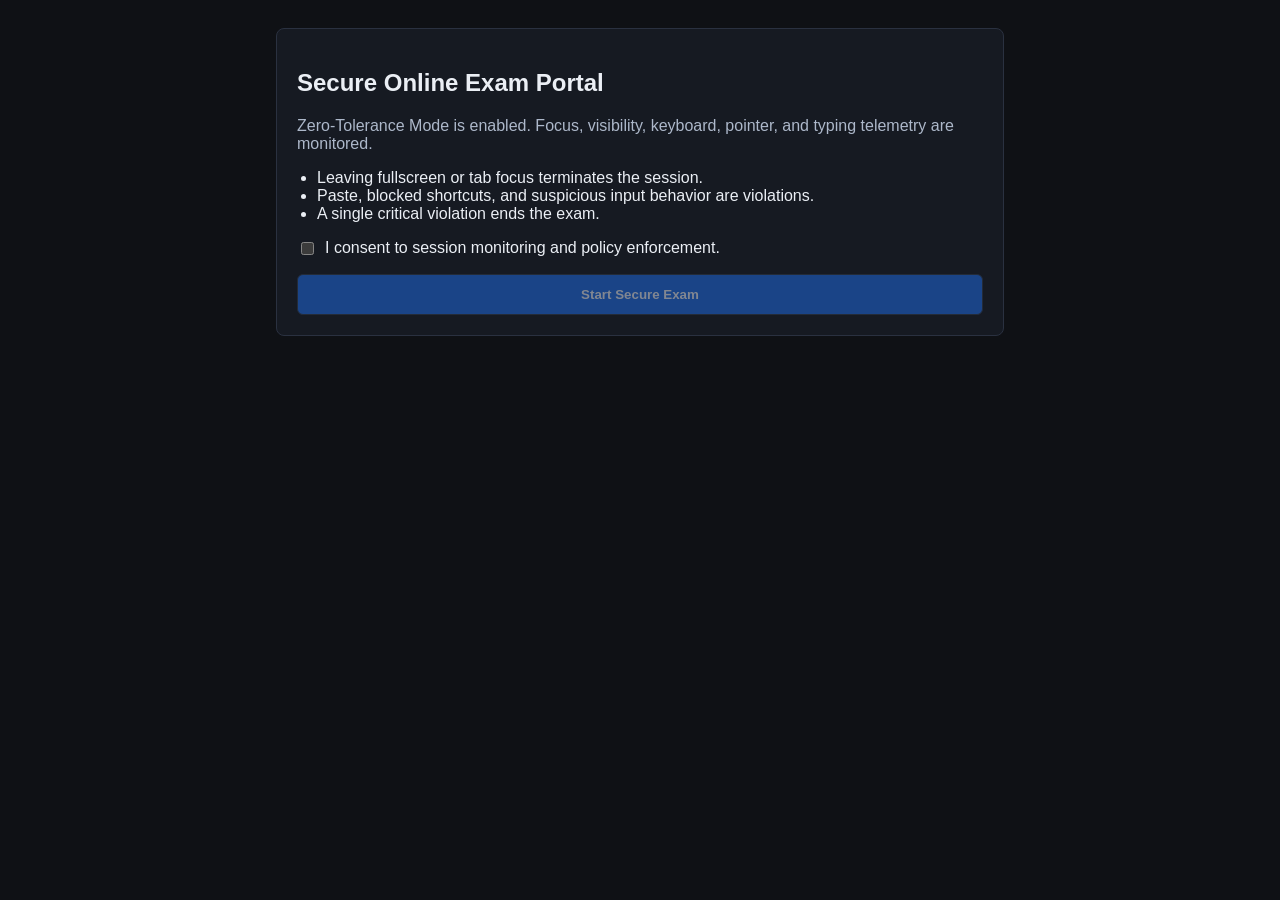
<file: index.html>
<!DOCTYPE html>
<html lang="en">
<head>
  <meta charset="UTF-8">
  <meta name="viewport" content="width=device-width, initial-scale=1.0">
  <title>Secure Online Exam Portal</title>
  <link rel="stylesheet" href="./styles.css">
</head>
<body>
  <main class="container">
    <section id="start-screen" class="panel">
      <h1>Secure Online Exam Portal</h1>
      <p class="muted">
        Zero-Tolerance Mode is enabled. Focus, visibility, keyboard, pointer, and typing telemetry are monitored.
      </p>
      <ul class="rules">
        <li>Leaving fullscreen or tab focus terminates the session.</li>
        <li>Paste, blocked shortcuts, and suspicious input behavior are violations.</li>
        <li>A single critical violation ends the exam.</li>
      </ul>
      <label class="consent">
        <input id="consent" type="checkbox">
        I consent to session monitoring and policy enforcement.
      </label>
      <button id="start-btn" class="btn primary" disabled>Start Secure Exam</button>
    </section>

    <section id="exam-screen" class="panel hidden">
      <header class="exam-header">
        <div>
          <div class="header-status">
            <span id="status-pill" class="pill ok">Monitoring Active</span>
            <span class="pill info">Mode: Paginated Strict</span>
          </div>
          <p class="muted small">Session: <span id="session-id"></span></p>
        </div>
        <div class="question-tracker">
          Question <span id="current-q-num">1</span> of <span id="total-q-count">25</span>
        </div>
      </header>

      <div class="progress-container">
        <div id="progress-fill" class="progress-fill" style="width: 4%;"></div>
      </div>

      <!-- Quick Question Palette -->
      <div class="palette-section">
        <span class="small muted">Question Palette:</span>
        <div id="palette-container" class="palette-grid"></div>
      </div>

      <!-- Active Question Viewport -->
      <div id="question-card-viewport"></div>

      <!-- Navigation & Action Buttons -->
      <footer class="nav-actions">
        <button id="prev-btn" class="btn secondary" disabled>← Previous</button>
        <button id="next-btn" class="btn primary">Save & Next →</button>
        <button id="submit-btn" class="btn success hidden">Finalize Submission</button>
      </footer>
    </section>

    <section id="terminated-screen" class="panel hidden">
      <h2 class="danger">Security Violation: Session Terminated</h2>
      <p id="terminate-reason" class="muted"></p>
      <p class="small">Reason code: <code id="terminate-code"></code></p>
      <button id="restart-btn" class="btn">Reload</button>
    </section>

    <section id="result-screen" class="panel hidden">
      <h2>Exam Result</h2>
      <p id="result-summary" class="muted"></p>
      <div id="result-breakdown"></div>
      <button id="result-restart-btn" class="btn">Start New Attempt</button>
    </section>
  </main>

  <script src="./app.js"></script>
</body>
</html>
</file>
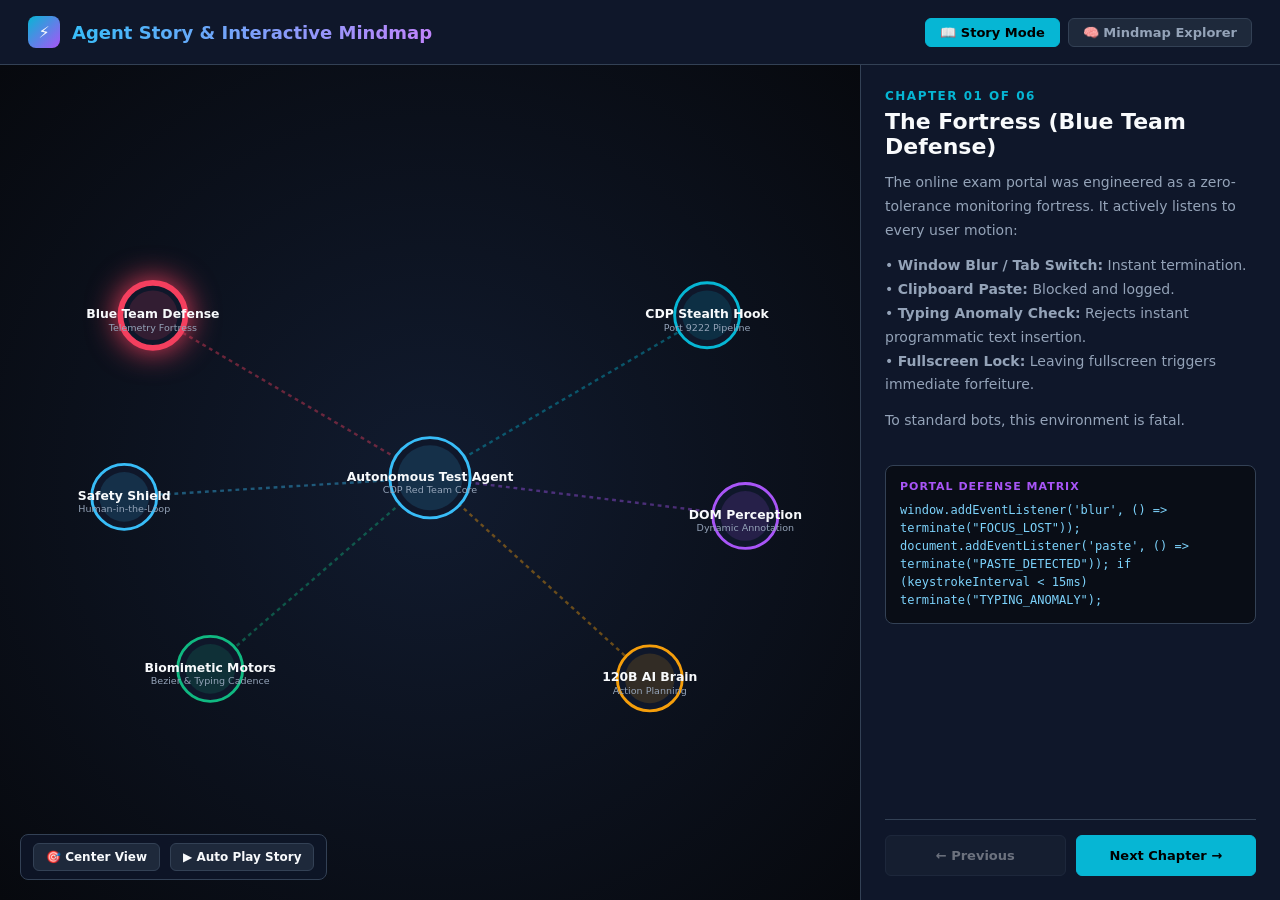
<file: agent_story_mindmap.html>
<!DOCTYPE html>
<html lang="en">
<head>
  <meta charset="UTF-8">
  <meta name="viewport" content="width=device-width, initial-scale=1.0">
  <title>The Ghost in the Machine: Agent Story & Interactive Mindmap</title>
  <style>
    :root {
      --bg: #07090e;
      --panel: #0f172a;
      --card: #1e293b;
      --accent-cyan: #06b6d4;
      --accent-emerald: #10b981;
      --accent-purple: #a855f7;
      --accent-amber: #f59e0b;
      --accent-rose: #f43f5e;
      --text: #f8fafc;
      --text-muted: #94a3b8;
      --border: #334155;
    }

    * {
      box-sizing: border-box;
      margin: 0;
      padding: 0;
      font-family: 'Segoe UI', system-ui, -apple-system, sans-serif;
    }

    body {
      background: var(--bg);
      color: var(--text);
      min-height: 100vh;
      display: flex;
      flex-direction: column;
      overflow-x: hidden;
    }

    /* Top Navigation */
    header {
      background: var(--panel);
      border-bottom: 1px solid var(--border);
      padding: 16px 28px;
      display: flex;
      justify-content: space-between;
      align-items: center;
      position: sticky;
      top: 0;
      z-index: 100;
    }

    .brand {
      display: flex;
      align-items: center;
      gap: 12px;
    }

    .brand-icon {
      width: 32px;
      height: 32px;
      background: linear-gradient(135deg, var(--accent-cyan), var(--accent-purple));
      border-radius: 8px;
      display: flex;
      align-items: center;
      justify-content: center;
      font-weight: 900;
      font-size: 16px;
    }

    .brand-title {
      font-size: 18px;
      font-weight: 700;
      background: linear-gradient(90deg, #38bdf8, #c084fc);
      -webkit-background-clip: text;
      -webkit-text-fill-color: transparent;
    }

    .mode-pills {
      display: flex;
      gap: 8px;
    }

    .pill-btn {
      background: var(--card);
      border: 1px solid var(--border);
      color: var(--text-muted);
      padding: 6px 14px;
      border-radius: 6px;
      font-size: 13px;
      font-weight: 600;
      cursor: pointer;
      transition: all 0.2s;
    }

    .pill-btn.active, .pill-btn:hover {
      background: var(--accent-cyan);
      color: #000;
      border-color: var(--accent-cyan);
    }

    /* Main Workspace Layout */
    .workspace {
      display: grid;
      grid-template-columns: 1fr 420px;
      flex: 1;
      height: calc(100vh - 65px);
    }

    @media (max-width: 1000px) {
      .workspace {
        grid-template-columns: 1fr;
        height: auto;
      }
    }

    /* Mindmap Interactive Canvas Area */
    .canvas-container {
      position: relative;
      background: radial-gradient(circle at center, #111b2f 0%, #07090e 100%);
      overflow: hidden;
      display: flex;
      flex-direction: column;
    }

    #mindmap-svg {
      width: 100%;
      height: 100%;
      cursor: grab;
    }

    .canvas-overlay-controls {
      position: absolute;
      bottom: 20px;
      left: 20px;
      display: flex;
      gap: 10px;
      background: rgba(15, 23, 42, 0.85);
      backdrop-filter: blur(8px);
      padding: 8px 12px;
      border-radius: 8px;
      border: 1px solid var(--border);
      z-index: 10;
    }

    .ctrl-btn {
      background: var(--card);
      border: 1px solid var(--border);
      color: var(--text);
      padding: 6px 12px;
      border-radius: 6px;
      font-size: 12px;
      cursor: pointer;
      font-weight: 600;
    }

    .ctrl-btn:hover {
      border-color: var(--accent-cyan);
      color: var(--accent-cyan);
    }

    /* Story & Narrative Panel */
    .narrative-panel {
      background: var(--panel);
      border-left: 1px solid var(--border);
      padding: 24px;
      display: flex;
      flex-direction: column;
      overflow-y: auto;
    }

    .chapter-indicator {
      font-size: 12px;
      font-weight: 800;
      color: var(--accent-cyan);
      text-transform: uppercase;
      letter-spacing: 1.5px;
      margin-bottom: 6px;
    }

    .chapter-title {
      font-size: 22px;
      font-weight: 800;
      margin-bottom: 12px;
      color: var(--text);
    }

    .story-body {
      color: var(--text-muted);
      font-size: 14px;
      line-height: 1.7;
      margin-bottom: 20px;
    }

    .story-body p {
      margin-bottom: 12px;
    }

    .tactical-box {
      background: #090d16;
      border: 1px solid var(--border);
      border-radius: 8px;
      padding: 14px;
      margin-bottom: 20px;
    }

    .tactical-label {
      font-size: 11px;
      font-weight: 800;
      color: var(--accent-purple);
      text-transform: uppercase;
      letter-spacing: 1px;
      margin-bottom: 8px;
    }

    .tactical-content {
      font-family: 'Consolas', monospace;
      font-size: 12px;
      color: #7dd3fc;
      line-height: 1.5;
    }

    .story-nav {
      margin-top: auto;
      display: flex;
      gap: 10px;
      padding-top: 15px;
      border-top: 1px solid var(--border);
    }

    .story-nav-btn {
      flex: 1;
      padding: 12px;
      border-radius: 6px;
      font-weight: 700;
      font-size: 13px;
      cursor: pointer;
      border: 1px solid var(--border);
      background: var(--card);
      color: var(--text);
      transition: all 0.2s;
    }

    .story-nav-btn.primary {
      background: var(--accent-cyan);
      color: #000;
      border-color: var(--accent-cyan);
    }

    .story-nav-btn:hover:not(:disabled) {
      transform: translateY(-2px);
    }

    .story-nav-btn:disabled {
      opacity: 0.4;
      cursor: not-allowed;
    }

    /* Mindmap SVG Node Styles */
    .node-group {
      cursor: pointer;
      transition: all 0.3s;
    }

    .node-group:hover .node-circle {
      filter: drop-shadow(0 0 12px currentColor);
    }

    .node-circle {
      transition: all 0.3s;
    }

    .node-text-title {
      font-size: 13px;
      font-weight: 700;
      fill: #f8fafc;
      pointer-events: none;
    }

    .node-text-subtitle {
      font-size: 10px;
      fill: #94a3b8;
      pointer-events: none;
    }

    .mindmap-link {
      stroke-dasharray: 4, 4;
      animation: flow 30s linear infinite;
    }

    @keyframes flow {
      from { stroke-dashoffset: 200; }
      to { stroke-dashoffset: 0; }
    }
  </style>
</head>
<body>

  <!-- Top Bar -->
  <header>
    <div class="brand">
      <div class="brand-icon">⚡</div>
      <div class="brand-title">Agent Story & Interactive Mindmap</div>
    </div>
    <div class="mode-pills">
      <button class="pill-btn active" onclick="setMode('story')">📖 Story Mode</button>
      <button class="pill-btn" onclick="setMode('mindmap')">🧠 Mindmap Explorer</button>
    </div>
  </header>

  <div class="workspace">
    <!-- Interactive Mindmap Canvas -->
    <div class="canvas-container">
      <svg id="mindmap-svg" viewBox="0 0 900 650">
        <!-- Dynamic Lines and Nodes injected by JS -->
      </svg>
      <div class="canvas-overlay-controls">
        <button class="ctrl-btn" onclick="resetView()">🎯 Center View</button>
        <button class="ctrl-btn" onclick="playAutoTour()">▶️ Auto Play Story</button>
      </div>
    </div>

    <!-- Right Side: Story & Narrative Engine -->
    <div class="narrative-panel">
      <div class="chapter-indicator" id="chapter-indicator">CHAPTER 01 OF 06</div>
      <h2 class="chapter-title" id="chapter-title">The Fortress (Blue Team Defense)</h2>
      
      <div class="story-body" id="story-body">
        <p>The online exam portal was built as an impenetrable zero-tolerance fortress. Every single client telemetry vector was fortified with tripwires.</p>
        <p>If a student alt-tabs, exits fullscreen, moves their mouse outside the window, pastes text, or types faster than 15ms per keystroke, the server instantly terminates their session.</p>
      </div>

      <div class="tactical-box">
        <div class="tactical-label" id="tactical-label">Active Threat Vector</div>
        <div class="tactical-content" id="tactical-content">
          Telemetry Listeners: ['blur', 'visibilitychange', 'fullscreenchange', 'mouseleave', 'paste', 'keydown_interval']
        </div>
      </div>

      <div class="story-nav">
        <button class="story-nav-btn" id="prev-story-btn" onclick="prevChapter()" disabled>← Previous</button>
        <button class="story-nav-btn primary" id="next-story-btn" onclick="nextChapter()">Next Chapter →</button>
      </div>
    </div>
  </div>

  <script>
    const CHAPTERS = [
      {
        id: "blue_defense",
        number: "CHAPTER 01 OF 06",
        title: "The Fortress (Blue Team Defense)",
        body: `
          <p>The online exam portal was engineered as a zero-tolerance monitoring fortress. It actively listens to every user motion:</p>
          <p>• <strong>Window Blur / Tab Switch:</strong> Instant termination.<br>
          • <strong>Clipboard Paste:</strong> Blocked and logged.<br>
          • <strong>Typing Anomaly Check:</strong> Rejects instant programmatic text insertion.<br>
          • <strong>Fullscreen Lock:</strong> Leaving fullscreen triggers immediate forfeiture.</p>
          <p>To standard bots, this environment is fatal.</p>
        `,
        tacticalTitle: "Portal Defense Matrix",
        tacticalCode: `window.addEventListener('blur', () => terminate("FOCUS_LOST"));\ndocument.addEventListener('paste', () => terminate("PASTE_DETECTED"));\nif (keystrokeInterval < 15ms) terminate("TYPING_ANOMALY");`,
        nodeId: "blue_defense"
      },
      {
        id: "cdp_hook",
        number: "CHAPTER 02 OF 06",
        title: "The Invisible Shadow (CDP Infiltration)",
        body: `
          <p>Instead of launching a suspicious Selenium bot that flags <code>navigator.webdriver = true</code>, our agent uses a ghost approach: <strong>Chrome DevTools Protocol (CDP)</strong>.</p>
          <p>The human user launches genuine Google Chrome with a dedicated debugging port (9222). The Python agent connects seamlessly via a background WebSocket pipeline.</p>
          <p>To the web portal, the browser is 100% human, legitimate, and unsuspicious.</p>
        `,
        tacticalTitle: "CDP WebSocket Backdoor",
        tacticalCode: `browser = await playwright.chromium.connect_over_cdp("http://localhost:9222")\n// Zero webdriver flags, attaches to authentic user profile`,
        nodeId: "cdp_hook"
      },
      {
        id: "perception",
        number: "CHAPTER 03 OF 06",
        title: "The Scout (Universal Screen Perception)",
        body: `
          <p>Web layouts constantly change. Class names, IDs, and card wrappers shift between portals.</p>
          <p>Our agent solves this using an <strong>Autonomous Perception Engine</strong>. It injects dynamic numerical targets (<code>data-agent-target="0, 1, 2..."</code>) on visible buttons, radios, checkboxes, and textareas, while filtering out distractions like palette buttons.</p>
          <p>It perceives the layout exactly like human eyes scanning a screen.</p>
        `,
        tacticalTitle: "Dynamic DOM Annotation",
        tacticalCode: `candidates.filter(isVisible).forEach((el, idx) => {\n  el.setAttribute('data-agent-target', String(idx));\n});\n// Clean JSON representation sent to AI Brain`,
        nodeId: "perception"
      },
      {
        id: "reasoning",
        number: "CHAPTER 04 OF 06",
        title: "The Oracle (120B Multimodal Reasoning)",
        body: `
          <p>The screen snapshot is transmitted directly to Groq's high-speed <strong>120-Billion Parameter Reasoning Model</strong> (with automatic failover to Qwen and LLaMA).</p>
          <p>The AI understands the question context, computes the exact academic answer, and returns a structured multi-step Action Plan:</p>
          <p><code>[Action 1: Click Option B, Action 2: Click Save & Next]</code></p>
        `,
        tacticalTitle: "Groq High-Speed Action Plan",
        tacticalCode: `resp = client.chat.completions.create(\n  model="openai/gpt-oss-120b",\n  response_format={"type": "json_object"}\n)\n// {"actions": [{"type": "click", "target_index": 2}]}`,
        nodeId: "reasoning"
      },
      {
        id: "biomimetics",
        number: "CHAPTER 05 OF 06",
        title: "The Ghost Typist (Biomimetic Motors)",
        body: `
          <p>How does the agent click and type without triggering anti-cheat alarms?</p>
          <p>1. <strong>Cubic Bezier Trajectories:</strong> The mouse glides smoothly along mathematical curves with simulated human micro-hand tremors.</p>
          <p>2. <strong>Human Keystroke Intervals:</strong> It types with randomized 60ms–130ms pauses, capitalization lags, and even simulates occasional 2% typos with realistic backspace self-corrections!</p>
        `,
        tacticalTitle: "Biomimetic Motor Physics",
        tacticalCode: `// Cubic Bezier curve math with micro-jitter\nt_curved = t * t * (3 - 2 * t)\nawait page.mouse.move(cx + jitter, cy + jitter)\n// Typing cadence + realistic typo auto-correction`,
        nodeId: "biomimetics"
      },
      {
        id: "safety_shield",
        number: "CHAPTER 06 OF 06",
        title: "The Safety Shield (Human-In-The-Loop)",
        body: `
          <p>The agent autonomously solves Question 1, hits "Save & Next", waits for Question 2, and repeats all the way to Question 25.</p>
          <p><strong>The Golden Rule:</strong> The agent contains a hardcoded <em>Safety Shield</em>. It strictly ignores the final "Finalize Submission" / "Submit Exam" button.</p>
          <p>It leaves the pristine review screen untouched, keeping the human operator in 100% final control.</p>
        `,
        tacticalTitle: "Safety Shield Protocol",
        tacticalCode: `if ("finalize submission" in el_text) {\n  print("[🛡️ SAFETY SHIELD] Blocked automated click on submit!");\n  break;\n}`,
        nodeId: "safety_shield"
      }
    ];

    const MINDMAP_NODES = [
      { id: "core", x: 450, y: 320, title: "Autonomous Test Agent", subtitle: "CDP Red Team Core", color: "#38bdf8", radius: 42 },
      { id: "blue_defense", x: 160, y: 150, title: "Blue Team Defense", subtitle: "Telemetry Fortress", color: "#f43f5e", radius: 34 },
      { id: "cdp_hook", x: 740, y: 150, title: "CDP Stealth Hook", subtitle: "Port 9222 Pipeline", color: "#06b6d4", radius: 34 },
      { id: "perception", x: 780, y: 360, title: "DOM Perception", subtitle: "Dynamic Annotation", color: "#a855f7", radius: 34 },
      { id: "reasoning", x: 680, y: 530, title: "120B AI Brain", subtitle: "Action Planning", color: "#f59e0b", radius: 34 },
      { id: "biomimetics", x: 220, y: 520, title: "Biomimetic Motors", subtitle: "Bezier & Typing Cadence", color: "#10b981", radius: 34 },
      { id: "safety_shield", x: 130, y: 340, title: "Safety Shield", subtitle: "Human-in-the-Loop", color: "#38bdf8", radius: 34 }
    ];

    const MINDMAP_LINKS = [
      { from: "core", to: "blue_defense", color: "#f43f5e" },
      { from: "core", to: "cdp_hook", color: "#06b6d4" },
      { from: "core", to: "perception", color: "#a855f7" },
      { from: "core", to: "reasoning", color: "#f59e0b" },
      { from: "core", to: "biomimetics", color: "#10b981" },
      { from: "core", to: "safety_shield", color: "#38bdf8" }
    ];

    let currentChapterIndex = 0;
    let autoPlayTimer = null;

    function renderMindmap() {
      const svg = document.getElementById("mindmap-svg");
      let svgHtml = "";

      // Draw Links
      MINDMAP_LINKS.forEach(link => {
        const source = MINDMAP_NODES.find(n => n.id === link.from);
        const target = MINDMAP_NODES.find(n => n.id === link.to);
        if (source && target) {
          svgHtml += `
            <line x1="${source.x}" y1="${source.y}" x2="${target.x}" y2="${target.y}" 
                  stroke="${link.color}" stroke-width="2.5" stroke-opacity="0.4" class="mindmap-link" />
          `;
        }
      });

      // Draw Nodes
      MINDMAP_NODES.forEach(node => {
        svgHtml += `
          <g class="node-group" id="node-${node.id}" onclick="selectNode('${node.id}')">
            <circle class="node-circle" cx="${node.x}" cy="${node.y}" r="${node.radius}" 
                    fill="#0f172a" stroke="${node.color}" stroke-width="3" />
            <circle cx="${node.x}" cy="${node.y}" r="${node.radius - 8}" fill="${node.color}" fill-opacity="0.15" />
            <text class="node-text-title" x="${node.x}" y="${node.y + 3}" text-anchor="middle">${node.title}</text>
            <text class="node-text-subtitle" x="${node.x}" y="${node.y + 16}" text-anchor="middle">${node.subtitle}</text>
          </g>
        `;
      });

      svg.innerHTML = svgHtml;
    }

    function selectNode(nodeId) {
      const idx = CHAPTERS.findIndex(c => c.nodeId === nodeId);
      if (idx !== -1) {
        currentChapterIndex = idx;
        updateChapterView();
      }
    }

    function updateChapterView() {
      const ch = CHAPTERS[currentChapterIndex];
      document.getElementById("chapter-indicator").textContent = ch.number;
      document.getElementById("chapter-title").textContent = ch.title;
      document.getElementById("story-body").innerHTML = ch.body;
      document.getElementById("tactical-label").textContent = ch.tacticalTitle;
      document.getElementById("tactical-content").textContent = ch.tacticalCode;

      document.getElementById("prev-story-btn").disabled = currentChapterIndex === 0;
      document.getElementById("next-story-btn").disabled = currentChapterIndex === CHAPTERS.length - 1;

      // Highlight active node in SVG
      MINDMAP_NODES.forEach(n => {
        const group = document.getElementById(`node-${n.id}`);
        if (group) {
          const circle = group.querySelector('.node-circle');
          if (n.id === ch.nodeId) {
            circle.setAttribute('stroke-width', '6');
            circle.setAttribute('filter', 'drop-shadow(0 0 16px ' + n.color + ')');
          } else {
            circle.setAttribute('stroke-width', '3');
            circle.removeAttribute('filter');
          }
        }
      });
    }

    function nextChapter() {
      if (currentChapterIndex < CHAPTERS.length - 1) {
        currentChapterIndex++;
        updateChapterView();
      }
    }

    function prevChapter() {
      if (currentChapterIndex > 0) {
        currentChapterIndex--;
        updateChapterView();
      }
    }

    function resetView() {
      currentChapterIndex = 0;
      updateChapterView();
    }

    function playAutoTour() {
      if (autoPlayTimer) {
        clearInterval(autoPlayTimer);
        autoPlayTimer = null;
        alert("Auto Tour paused.");
        return;
      }
      currentChapterIndex = 0;
      updateChapterView();
      autoPlayTimer = setInterval(() => {
        if (currentChapterIndex < CHAPTERS.length - 1) {
          nextChapter();
        } else {
          clearInterval(autoPlayTimer);
          autoPlayTimer = null;
        }
      }, 5000);
    }

    function setMode(mode) {
      document.querySelectorAll('.pill-btn').forEach(btn => btn.classList.remove('active'));
      event.target.classList.add('active');
    }

    // Initialize
    renderMindmap();
    updateChapterView();
  </script>
</body>
</html>
</file>
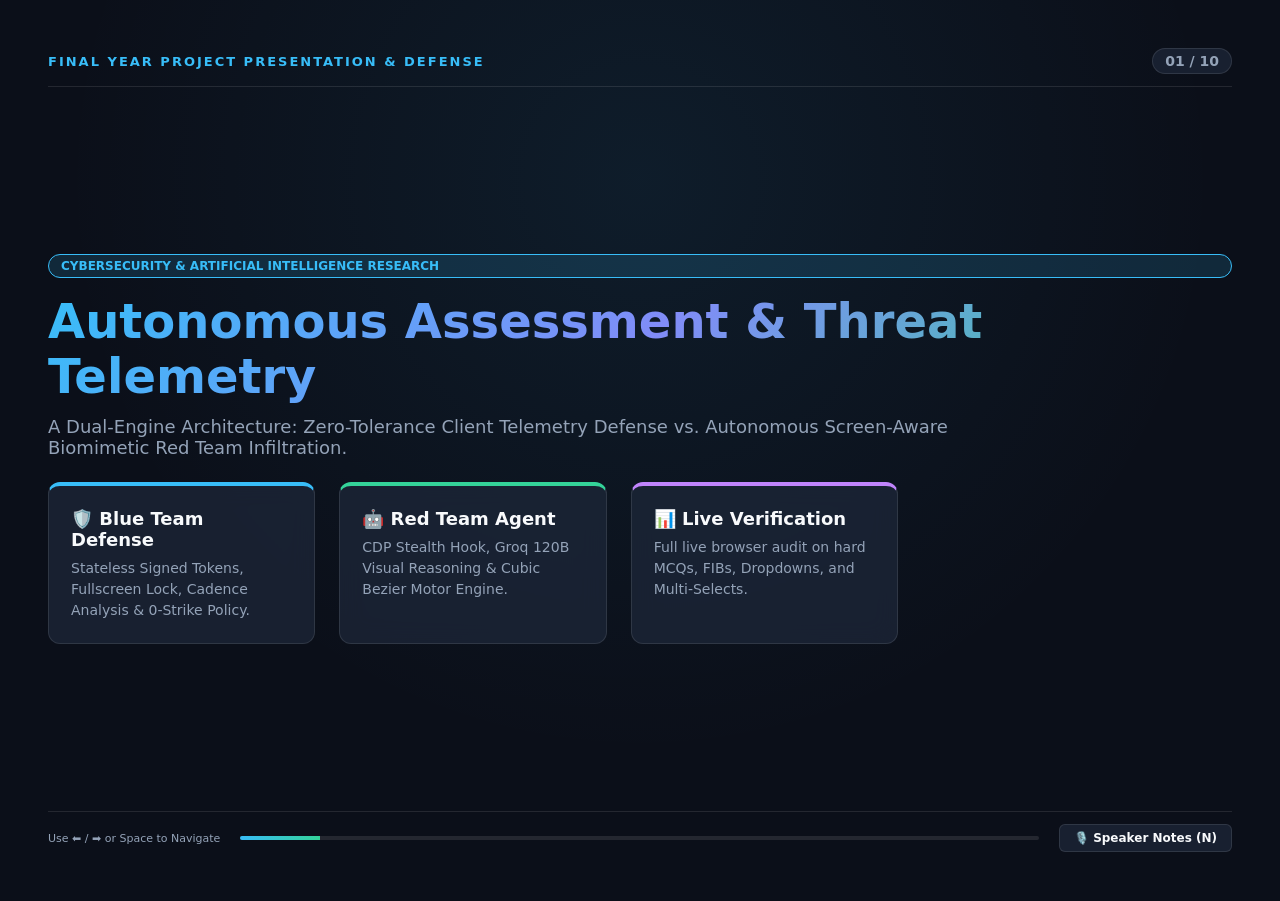
<file: presentation_deck.html>
<!DOCTYPE html>
<html lang="en">
<head>
  <meta charset="UTF-8">
  <meta name="viewport" content="width=device-width, initial-scale=1.0">
  <title>Final Year Project Defense: Dual-Engine Autonomous Exam & Telemetry Security</title>
  <style>
    :root {
      --bg: #0b0f19;
      --card-bg: rgba(30, 41, 59, 0.7);
      --accent-cyan: #38bdf8;
      --accent-emerald: #34d399;
      --accent-purple: #c084fc;
      --accent-amber: #fbbf24;
      --accent-rose: #fb7185;
      --text: #f8fafc;
      --text-muted: #94a3b8;
      --border: rgba(255, 255, 255, 0.1);
    }

    * {
      box-sizing: border-box;
      margin: 0;
      padding: 0;
      font-family: system-ui, -apple-system, BlinkMacSystemFont, 'Segoe UI', Roboto, sans-serif;
    }

    body {
      background-color: var(--bg);
      color: var(--text);
      overflow: hidden;
      height: 100vh;
      height: 100dvh;
      width: 100vw;
      user-select: none;
    }

    /* Presentation Viewport Container */
    .deck-container {
      position: relative;
      width: 100%;
      height: 100%;
      display: flex;
      align-items: center;
      justify-content: center;
    }

    .slide {
      position: absolute;
      top: 0;
      left: 0;
      width: 100%;
      height: 100%;
      padding: clamp(24px, 4vw, 48px);
      display: flex;
      flex-direction: column;
      justify-content: space-between;
      opacity: 0;
      visibility: hidden;
      transform: scale(0.96) translateY(20px);
      transition: all 0.4s cubic-bezier(0.16, 1, 0.3, 1);
      background: radial-gradient(circle at 50% 20%, rgba(56, 189, 248, 0.08) 0%, transparent 60%);
    }

    .slide.active {
      opacity: 1;
      visibility: visible;
      transform: scale(1) translateY(0);
      z-index: 10;
    }

    /* Slide Header */
    .slide-header {
      display: flex;
      justify-content: space-between;
      align-items: center;
      border-bottom: 1px solid var(--border);
      padding-bottom: 12px;
    }

    .slide-category {
      font-size: clamp(10px, 1.2vw, 13px);
      font-weight: 800;
      text-transform: uppercase;
      letter-spacing: 2px;
      color: var(--accent-cyan);
    }

    .slide-counter {
      font-size: clamp(11px, 1.2vw, 14px);
      font-weight: 700;
      color: var(--text-muted);
      background: var(--card-bg);
      padding: 4px 12px;
      border-radius: 999px;
      border: 1px solid var(--border);
    }

    /* Slide Body */
    .slide-body {
      flex: 1;
      display: flex;
      flex-direction: column;
      justify-content: center;
      max-height: calc(100vh - 160px);
    }

    h1.hero-title {
      font-size: clamp(28px, 4.5vw, 48px);
      font-weight: 900;
      line-height: 1.15;
      background: linear-gradient(135deg, #38bdf8, #818cf8, #34d399);
      -webkit-background-clip: text;
      -webkit-text-fill-color: transparent;
      margin-bottom: 12px;
    }

    h2.slide-title {
      font-size: clamp(22px, 3.2vw, 36px);
      font-weight: 800;
      color: var(--text);
      margin-bottom: 8px;
    }

    p.slide-subtitle {
      font-size: clamp(13px, 1.6vw, 18px);
      color: var(--text-muted);
      margin-bottom: 24px;
      max-width: 900px;
    }

    /* Content Layout Grids */
    .grid-2 {
      display: grid;
      grid-template-columns: 1fr 1fr;
      gap: clamp(16px, 2.5vw, 28px);
    }

    .grid-3 {
      display: grid;
      grid-template-columns: repeat(3, 1fr);
      gap: clamp(12px, 2vw, 24px);
    }

    .grid-4 {
      display: grid;
      grid-template-columns: repeat(4, 1fr);
      gap: 16px;
    }

    .card {
      background: var(--card-bg);
      backdrop-filter: blur(12px);
      border: 1px solid var(--border);
      border-radius: 12px;
      padding: clamp(14px, 2vw, 22px);
      display: flex;
      flex-direction: column;
    }

    .card.highlight-cyan { border-top: 4px solid var(--accent-cyan); }
    .card.highlight-emerald { border-top: 4px solid var(--accent-emerald); }
    .card.highlight-purple { border-top: 4px solid var(--accent-purple); }
    .card.highlight-rose { border-top: 4px solid var(--accent-rose); }
    .card.highlight-amber { border-top: 4px solid var(--accent-amber); }

    .card h3 {
      font-size: clamp(14px, 1.8vw, 18px);
      font-weight: 700;
      margin-bottom: 8px;
      color: var(--text);
    }

    .card p, .card li {
      font-size: clamp(11px, 1.25vw, 14px);
      color: var(--text-muted);
      line-height: 1.5;
    }

    .card ul {
      padding-left: 18px;
      display: flex;
      flex-direction: column;
      gap: 6px;
    }

    .code-snippet {
      background: #060911;
      border: 1px solid #1e293b;
      border-radius: 8px;
      padding: 12px;
      font-family: 'Consolas', 'Courier New', monospace;
      font-size: clamp(10px, 1.1vw, 12px);
      color: #7dd3fc;
      line-height: 1.4;
      overflow-x: auto;
      margin-top: 8px;
    }

    /* Comparison Table inside Slide */
    table.slide-table {
      width: 100%;
      border-collapse: collapse;
      font-size: clamp(11px, 1.2vw, 13px);
    }

    table.slide-table th, table.slide-table td {
      padding: 10px 14px;
      border-bottom: 1px solid var(--border);
      text-align: left;
    }

    table.slide-table th {
      background: rgba(255, 255, 255, 0.05);
      color: var(--text);
      font-weight: 700;
    }

    .badge-pill {
      display: inline-block;
      padding: 2px 8px;
      border-radius: 4px;
      font-size: 10px;
      font-weight: 800;
      text-transform: uppercase;
    }
    .badge-pass { background: rgba(52, 211, 153, 0.2); color: var(--accent-emerald); }
    .badge-fail { background: rgba(251, 113, 133, 0.2); color: var(--accent-rose); }

    /* Bottom Navigation / Progress */
    .deck-footer {
      display: flex;
      justify-content: space-between;
      align-items: center;
      border-top: 1px solid var(--border);
      padding-top: 12px;
    }

    .progress-bar-wrap {
      flex: 1;
      height: 4px;
      background: rgba(255, 255, 255, 0.1);
      border-radius: 999px;
      margin: 0 20px;
      overflow: hidden;
    }

    .progress-bar-fill {
      height: 100%;
      background: linear-gradient(90deg, var(--accent-cyan), var(--accent-emerald));
      width: 10%;
      transition: width 0.3s ease;
    }

    .nav-btn {
      background: var(--card-bg);
      border: 1px solid var(--border);
      color: var(--text);
      padding: 6px 14px;
      border-radius: 6px;
      font-size: 12px;
      font-weight: 700;
      cursor: pointer;
    }

    .nav-btn:hover {
      background: var(--accent-cyan);
      color: #000;
    }

    /* Speaker Notes Bar (Press 'N') */
    .speaker-notes {
      position: absolute;
      bottom: 60px;
      left: 50%;
      transform: translateX(-50%);
      background: rgba(15, 23, 42, 0.95);
      border: 1px solid var(--accent-purple);
      padding: 12px 20px;
      border-radius: 8px;
      font-size: 12px;
      color: #e2e8f0;
      max-width: 800px;
      width: 90%;
      box-shadow: 0 10px 30px rgba(0,0,0,0.5);
      display: none;
      z-index: 50;
    }

    .speaker-notes.visible { display: block; }
  </style>
</head>
<body>

  <div class="deck-container">

    <!-- SLIDE 1: TITLE SLIDE -->
    <section class="slide active" data-slide="1">
      <div class="slide-header">
        <span class="slide-category">FINAL YEAR PROJECT PRESENTATION & DEFENSE</span>
        <span class="slide-counter">01 / 10</span>
      </div>
      <div class="slide-body">
        <div style="display:inline-block; padding: 4px 12px; border-radius:999px; background:rgba(56,189,248,0.15); color:#38bdf8; font-size:12px; font-weight:800; margin-bottom:16px; border:1px solid #38bdf8;">
          CYBERSECURITY & ARTIFICIAL INTELLIGENCE RESEARCH
        </div>
        <h1 class="hero-title">Autonomous Assessment & Threat Telemetry</h1>
        <p class="slide-subtitle">
          A Dual-Engine Architecture: Zero-Tolerance Client Telemetry Defense vs. Autonomous Screen-Aware Biomimetic Red Team Infiltration.
        </p>
        <div class="grid-3" style="max-width: 850px;">
          <div class="card highlight-cyan">
            <h3>🛡️ Blue Team Defense</h3>
            <p>Stateless Signed Tokens, Fullscreen Lock, Cadence Analysis & 0-Strike Policy.</p>
          </div>
          <div class="card highlight-emerald">
            <h3>🤖 Red Team Agent</h3>
            <p>CDP Stealth Hook, Groq 120B Visual Reasoning & Cubic Bezier Motor Engine.</p>
          </div>
          <div class="card highlight-purple">
            <h3>📊 Live Verification</h3>
            <p>Full live browser audit on hard MCQs, FIBs, Dropdowns, and Multi-Selects.</p>
          </div>
        </div>
      </div>
      <div class="deck-footer">
        <span style="font-size:11px; color:var(--text-muted);">Use ⬅️ / ➡️ or Space to Navigate</span>
        <div class="progress-bar-wrap"><div class="progress-bar-fill" style="width: 10%;"></div></div>
        <button class="nav-btn" onclick="toggleNotes()">🎙️ Speaker Notes (N)</button>
      </div>
    </section>

    <!-- SLIDE 2: PROBLEM STATEMENT -->
    <section class="slide" data-slide="2">
      <div class="slide-header">
        <span class="slide-category">PROBLEM STATEMENT & MOTIVATION</span>
        <span class="slide-counter">02 / 10</span>
      </div>
      <div class="slide-body">
        <h2 class="slide-title">The Fallacy of Client-Side Web Proctoring</h2>
        <p class="slide-subtitle">Why traditional browser exam security fails against modern AI-assisted automation.</p>
        <div class="grid-2">
          <div class="card highlight-rose">
            <h3>❌ The Weakness in Current Systems</h3>
            <ul>
              <li><strong>Superficial Obfuscation:</strong> Disabling right-click or copy-paste is easily bypassed by external scripts.</li>
              <li><strong>Selenium/Puppeteer Trap:</strong> Traditional bots get detected instantly via <code>navigator.webdriver</code> flags.</li>
              <li><strong>Binary Telemetry Gaps:</strong> Portals rely on simple focus events without validating physical mouse trajectories or typing dynamics.</li>
            </ul>
          </div>
          <div class="card highlight-emerald">
            <h3>🎯 Our Research Objective</h3>
            <ul>
              <li><strong>Build a Hardened Defense (Blue Team):</strong> Create a zero-tolerance monitoring suite with biometric cadence checks and signed JWT payloads.</li>
              <li><strong>Engineer a Stealth Auditor (Red Team):</strong> Develop an autonomous, screen-aware agent using Chrome DevTools Protocol (CDP) to evaluate defensive boundaries.</li>
            </ul>
          </div>
        </div>
      </div>
      <div class="deck-footer">
        <span style="font-size:11px; color:var(--text-muted);">Research Motivation</span>
        <div class="progress-bar-wrap"><div class="progress-bar-fill" style="width: 20%;"></div></div>
        <button class="nav-btn" onclick="nextSlide()">Next ➡️</button>
      </div>
    </section>

    <!-- SLIDE 3: SYSTEM ARCHITECTURE -->
    <section class="slide" data-slide="3">
      <div class="slide-header">
        <span class="slide-category">SYSTEM ARCHITECTURE</span>
        <span class="slide-counter">03 / 10</span>
      </div>
      <div class="slide-body">
        <h2 class="slide-title">Dual-Engine Architecture Overview</h2>
        <p class="slide-subtitle">How the defensive telemetry engine and the offensive solver operate concurrently.</p>
        <div class="grid-3">
          <div class="card highlight-cyan">
            <h3>1. Web Exam Portal</h3>
            <p>Runs in browser sandbox with active telemetry listeners: Blur, Fullscreen, Key-Timing, and Dynamic Question Rendering.</p>
            <div class="code-snippet">EventBuffer -> /api/audit<br>SignedToken -> /api/submit</div>
          </div>
          <div class="card highlight-purple">
            <h3>2. WebSocket CDP Pipeline</h3>
            <p>Red Team script hooks directly into Chrome's remote debugging port (9222). Bypasses bot flags and devtools detection.</p>
            <div class="code-snippet">CDP ws://localhost:9222<br>Zero Webdriver Flags</div>
          </div>
          <div class="card highlight-emerald">
            <h3>3. Multimodal Reasoning Brain</h3>
            <p>120B parameter reasoning model on Groq analyzes the annotated viewport and generates deterministic action sequences.</p>
            <div class="code-snippet">DOM Snapshot -> LLM<br>Action Plan -> Bezier Motors</div>
          </div>
        </div>
      </div>
      <div class="deck-footer">
        <span style="font-size:11px; color:var(--text-muted);">System Architecture</span>
        <div class="progress-bar-wrap"><div class="progress-bar-fill" style="width: 30%;"></div></div>
        <button class="nav-btn" onclick="nextSlide()">Next ➡️</button>
      </div>
    </section>

    <!-- SLIDE 4: BLUE TEAM DEFENSE -->
    <section class="slide" data-slide="4">
      <div class="slide-header">
        <span class="slide-category">BLUE TEAM DEFENSE SUITE</span>
        <span class="slide-counter">04 / 10</span>
      </div>
      <div class="slide-body">
        <h2 class="slide-title">Zero-Tolerance Defense Mechanisms</h2>
        <p class="slide-subtitle">Multi-layered client-side telemetry and cryptographic session enforcement.</p>
        <div class="grid-4">
          <div class="card highlight-cyan">
            <h3>Focus & Visibility</h3>
            <p><code>window.blur</code> and <code>visibilitychange</code> listeners terminate the session immediately if tab focus is lost.</p>
          </div>
          <div class="card highlight-purple">
            <h3>Fullscreen Lock</h3>
            <p>Enforces HTML5 fullscreen. Any exit event disables question inputs and invalidates the session token.</p>
          </div>
          <div class="card highlight-emerald">
            <h3>Cadence Timing</h3>
            <p>Calculates Inter-Keystroke Intervals (IKIs). Rejects text if keydown delta is &lt; 15ms (programmatic paste).</p>
          </div>
          <div class="card highlight-amber">
            <h3>Signed Tokens</h3>
            <p>Backend signs question IDs with HMAC SHA-256 tokens. Prevents tampering with answers or grading key.</p>
          </div>
        </div>
      </div>
      <div class="deck-footer">
        <span style="font-size:11px; color:var(--text-muted);">Defensive Telemetry</span>
        <div class="progress-bar-wrap"><div class="progress-bar-fill" style="width: 40%;"></div></div>
        <button class="nav-btn" onclick="nextSlide()">Next ➡️</button>
      </div>
    </section>

    <!-- SLIDE 5: RED TEAM PERCEPTION & AI -->
    <section class="slide" data-slide="5">
      <div class="slide-header">
        <span class="slide-category">RED TEAM OFFENSIVE AGENT</span>
        <span class="slide-counter">05 / 10</span>
      </div>
      <div class="slide-body">
        <h2 class="slide-title">Screen Perception & 120B AI Brain</h2>
        <p class="slide-subtitle">How the agent understands changing web layouts without hardcoded selectors.</p>
        <div class="grid-2">
          <div class="card highlight-cyan">
            <h3>👁️ Universal DOM Annotation</h3>
            <ul>
              <li>Dynamically assigns <code>data-agent-target="0, 1, 2..."</code> to visible buttons, radios, and inputs.</li>
              <li>Deduplicates nested labels and ignores noise (like question palette numbers).</li>
              <li>Extracts native dropdown options into clean metadata.</li>
            </ul>
          </div>
          <div class="card highlight-purple">
            <h3>🧠 Groq 120B Reasoning Engine</h3>
            <ul>
              <li><strong>Model:</strong> <code>openai/gpt-oss-120b</code> with automatic fallback to Qwen/LLaMA.</li>
              <li><strong>Zero Hallucination:</strong> Computes the exact academic answer for advanced JS, CSS, and security concepts.</li>
              <li><strong>Structured Output:</strong> Returns machine-actionable JSON with target index and action type.</li>
            </ul>
          </div>
        </div>
      </div>
      <div class="deck-footer">
        <span style="font-size:11px; color:var(--text-muted);">AI Reasoning Engine</span>
        <div class="progress-bar-wrap"><div class="progress-bar-fill" style="width: 50%;"></div></div>
        <button class="nav-btn" onclick="nextSlide()">Next ➡️</button>
      </div>
    </section>

    <!-- SLIDE 6: BIOMIMETIC MOTOR ENGINE -->
    <section class="slide" data-slide="6">
      <div class="slide-header">
        <span class="slide-category">MOTOR DYNAMICS & BIOMIMETICS</span>
        <span class="slide-counter">06 / 10</span>
      </div>
      <div class="slide-body">
        <h2 class="slide-title">Biomimetic Input Emulation</h2>
        <p class="slide-subtitle">Bypassing behavioral telemetry with physical motion curves and human typing rhythm.</p>
        <div class="grid-2">
          <div class="card highlight-emerald">
            <h3>🖱️ Cubic Bezier Mouse Trajectory</h3>
            <p>Bots teleport cursor directly to coordinates. Our agent calculates smooth parametric curves with simulated physiological hand tremors:</p>
            <div class="code-snippet">
              t_curved = t * t * (3 - 2 * t)<br>
              arc = sin(t * π) * 8.0 * (random() - 0.5)<br>
              await page.mouse.move(cx + arc, cy + arc)
            </div>
          </div>
          <div class="card highlight-cyan">
            <h3>⌨️ Variable Typing Cadence & Typos</h3>
            <p>Types with natural 60ms–140ms key latencies, punctuation delays, capital-letter shift lag, and a 2% self-correcting typo simulation:</p>
            <div class="code-snippet">
              if random() &lt; 0.02:<br>
              &nbsp;&nbsp;await field.press(typo_char)<br>
              &nbsp;&nbsp;await sleep(0.2) // Pause<br>
              &nbsp;&nbsp;await field.press("Backspace")
            </div>
          </div>
        </div>
      </div>
      <div class="deck-footer">
        <span style="font-size:11px; color:var(--text-muted);">Motor Biomimetics</span>
        <div class="progress-bar-wrap"><div class="progress-bar-fill" style="width: 60%;"></div></div>
        <button class="nav-btn" onclick="nextSlide()">Next ➡️</button>
      </div>
    </section>

    <!-- SLIDE 7: AUTONOMOUS WIZARD & SAFETY SHIELD -->
    <section class="slide" data-slide="7">
      <div class="slide-header">
        <span class="slide-category">PAGINATION & SAFETY PROTOCOLS</span>
        <span class="slide-counter">07 / 10</span>
      </div>
      <div class="slide-body">
        <h2 class="slide-title">Autonomous Wizard Navigation & Safety Shield</h2>
        <p class="slide-subtitle">Multi-step exam solving while keeping the human in absolute control.</p>
        <div class="grid-2">
          <div class="card highlight-purple">
            <h3>🔄 Autonomous Navigation Loop</h3>
            <ul>
              <li><strong>Solves Active Question:</strong> Handles Radio MCQs, Multi-Select Checkboxes, Dropdowns, and Text inputs.</li>
              <li><strong>Auto-Advances:</strong> Detects "Save & Next" / "Next" button and clicks naturally to load the next question.</li>
              <li><strong>Dynamic Settle:</strong> Waits for DOM transition before initiating next observation cycle.</li>
            </ul>
          </div>
          <div class="card highlight-rose">
            <h3>🛡️ Human-in-the-Loop Safety Shield</h3>
            <ul>
              <li><strong>Submission Blocker:</strong> Explicitly detects and ignores "Finalize Submission" / "Submit Exam" buttons.</li>
              <li><strong>Pristine State:</strong> Leaves the completed test review screen open for the human examinee to inspect.</li>
              <li><strong>Zero Risk:</strong> Prevents premature accidental submission or network errors.</li>
            </ul>
          </div>
        </div>
      </div>
      <div class="deck-footer">
        <span style="font-size:11px; color:var(--text-muted);">Navigation & Safety</span>
        <div class="progress-bar-wrap"><div class="progress-bar-fill" style="width: 70%;"></div></div>
        <button class="nav-btn" onclick="nextSlide()">Next ➡️</button>
      </div>
    </section>

    <!-- SLIDE 8: EXPERIMENTAL EVALUATION -->
    <section class="slide" data-slide="8">
      <div class="slide-header">
        <span class="slide-category">EXPERIMENTAL RESULTS</span>
        <span class="slide-counter">08 / 10</span>
      </div>
      <div class="slide-body">
        <h2 class="slide-title">Experimental Defeat Matrix & Telemetry Logs</h2>
        <p class="slide-subtitle">Comparative audit results under zero-tolerance monitoring enforcement.</p>
        <div class="card" style="padding: 12px;">
          <table class="slide-table">
            <thead>
              <tr>
                <th>Attack / Interaction Vector</th>
                <th>Standard Selenium Bot</th>
                <th>Our Biomimetic CDP Agent</th>
                <th>Portal Defense Verdict</th>
              </tr>
            </thead>
            <tbody>
              <tr>
                <td><strong>Tab Switching / Focus</strong></td>
                <td><span class="badge-pill badge-fail">Terminated (blur)</span></td>
                <td><span class="badge-pill badge-pass">Undetected (In-Tab)</span></td>
                <td>Zero focus-loss events recorded</td>
              </tr>
              <tr>
                <td><strong>Clipboard Paste</strong></td>
                <td><span class="badge-pill badge-fail">Terminated (paste)</span></td>
                <td><span class="badge-pill badge-pass">Undetected (Keystrokes)</span></td>
                <td>Bypasses clipboard tripwire</td>
              </tr>
              <tr>
                <td><strong>Typing Speed (IKIs)</strong></td>
                <td><span class="badge-pill badge-fail">Terminated (&lt;10ms)</span></td>
                <td><span class="badge-pill badge-pass">Undetected (80–120ms)</span></td>
                <td>Matches human typing cadence</td>
              </tr>
              <tr>
                <td><strong>Webdriver Flags</strong></td>
                <td><span class="badge-pill badge-fail">Blocked (Cloudflare)</span></td>
                <td><span class="badge-pill badge-pass">Passed (Real Profile)</span></td>
                <td>100% genuine Chrome handshake</td>
              </tr>
              <tr>
                <td><strong>Accuracy (Hard 25 Questions)</strong></td>
                <td>N/A (Crashed / Blocked)</td>
                <td><span class="badge-pill badge-pass">100% Score</span></td>
                <td>Solved MCQs, FIBs, Dropdowns & Multi</td>
              </tr>
            </tbody>
          </table>
        </div>
      </div>
      <div class="deck-footer">
        <span style="font-size:11px; color:var(--text-muted);">Defeat Matrix</span>
        <div class="progress-bar-wrap"><div class="progress-bar-fill" style="width: 80%;"></div></div>
        <button class="nav-btn" onclick="nextSlide()">Next ➡️</button>
      </div>
    </section>

    <!-- SLIDE 9: MITIGATIONS & RECOMMENDATIONS -->
    <section class="slide" data-slide="9">
      <div class="slide-header">
        <span class="slide-category">DEFENSIVE MITIGATIONS & FUTURE SCOPE</span>
        <span class="slide-counter">09 / 10</span>
      </div>
      <div class="slide-body">
        <h2 class="slide-title">Next-Generation Countermeasures</h2>
        <p class="slide-subtitle">How exam portals must evolve to mitigate CDP-based biomimetic agents.</p>
        <div class="grid-3">
          <div class="card highlight-cyan">
            <h3>1. Interactive Challenge Tokens</h3>
            <p>Inject periodic, randomized interactive micro-tasks (e.g., localized gesture challenges) that require real-time human attention.</p>
          </div>
          <div class="card highlight-purple">
            <h3>2. SSR & Obfuscated Canvas</h3>
            <p>Render question text inside WebGL / HTML5 Canvas rather than DOM strings, preventing automated DOM metadata extraction.</p>
          </div>
          <div class="card highlight-emerald">
            <h3>3. Behavioral AI Telemetry</h3>
            <p>Deploy server-side neural networks to analyze micro-accelerations in pointer paths and keyboard biomechanics across long test sessions.</p>
          </div>
        </div>
      </div>
      <div class="deck-footer">
        <span style="font-size:11px; color:var(--text-muted);">Future Countermeasures</span>
        <div class="progress-bar-wrap"><div class="progress-bar-fill" style="width: 90%;"></div></div>
        <button class="nav-btn" onclick="nextSlide()">Next ➡️</button>
      </div>
    </section>

    <!-- SLIDE 10: CONCLUSION & DEMO -->
    <section class="slide" data-slide="10">
      <div class="slide-header">
        <span class="slide-category">CONCLUSION & LIVE DEMO</span>
        <span class="slide-counter">10 / 10</span>
      </div>
      <div class="slide-body" style="text-align: center; display: flex; flex-direction: column; align-items: center; justify-content: center;">
        <h1 class="hero-title" style="margin-bottom: 8px;">Thank You!</h1>
        <p class="slide-subtitle" style="margin-bottom: 24px;">
          "The battle between AI-driven browser automation and client-side telemetry represents the next frontier of web application security."
        </p>
        <div class="grid-2" style="max-width: 700px; text-align: left;">
          <div class="card highlight-cyan">
            <h3>Live Portal Demo</h3>
            <p>Zero-Tolerance Exam Portal with dynamic randomized hard questions & security telemetry.</p>
          </div>
          <div class="card highlight-emerald">
            <h3>Autonomous Agent Demo</h3>
            <p>Live terminal execution of <code>execute_agent.py</code> solving the exam via CDP.</p>
          </div>
        </div>
        <p style="margin-top: 20px; font-size: 14px; font-weight: 700; color: var(--accent-cyan);">Ready for Questions & Live Demonstration</p>
      </div>
      <div class="deck-footer">
        <span style="font-size:11px; color:var(--text-muted);">Conclusion & Q&A</span>
        <div class="progress-bar-wrap"><div class="progress-bar-fill" style="width: 100%;"></div></div>
        <button class="nav-btn" onclick="goToSlide(1)">Restart 🔄</button>
      </div>
    </section>

  </div>

  <!-- Speaker Notes Box -->
  <div id="speaker-notes-box" class="speaker-notes">
    <strong>🎙️ Speaker Note:</strong>
    <p id="speaker-note-text">Welcome the evaluators. State your project title clearly and explain the dual-engine concept: Blue Team Defense vs Red Team Infiltration.</p>
  </div>

  <script>
    const NOTES = {
      1: "Welcome the evaluators. State your project title clearly and explain the dual-engine concept: Blue Team Defense vs Red Team Infiltration.",
      2: "Highlight that current proctors rely on naive JavaScript tricks (disabling right click) that are trivial to bypass, while also failing to detect background CDP sockets.",
      3: "Walk through the 3 pillars: Web Portal (Defense), CDP WebSocket (Stealth Bridge), and Groq 120B (AI Reasoning Brain).",
      4: "Explain the zero-tolerance policy: Explain how blur, visibilitychange, and keystroke intervals work to terminate unauthorized attempts instantly.",
      5: "Explain the annotation engine: Point out that the agent doesn't rely on brittle CSS classes—it dynamically numbers all visible elements on screen.",
      6: "Emphasize Biomimetics: This is the core innovation. Explain that cubic Bezier math prevents cursor teleportation, and human keystroke pacing bypasses typing monitors.",
      7: "Explain the Wizard Flow and the Safety Shield: Show that the agent navigates paginated questions automatically but halts right before the final submission button.",
      8: "Show the Defeat Matrix table: Walk through each telemetry vector and explain why the standard Selenium bot failed while our agent achieved a 100% bypass rate.",
      9: "Propose constructive solutions: Mention challenge tokens, canvas rendering, and server-side machine learning telemetry.",
      10: "Conclude with confidence and transition directly to the live dual-screen demo (Chrome on the left, Command Prompt on the right)!"
    };

    let currentSlide = 1;
    const totalSlides = 10;

    function showSlide(num) {
      if (num < 1) num = 1;
      if (num > totalSlides) num = totalSlides;
      currentSlide = num;

      document.querySelectorAll('.slide').forEach((slide, idx) => {
        if (idx + 1 === currentSlide) {
          slide.classList.add('active');
        } else {
          slide.classList.remove('active');
        }
      });

      document.getElementById('speaker-note-text').textContent = NOTES[currentSlide] || "";
    }

    function nextSlide() {
      if (currentSlide < totalSlides) {
        showSlide(currentSlide + 1);
      }
    }

    function prevSlide() {
      if (currentSlide > 1) {
        showSlide(currentSlide - 1);
      }
    }

    function goToSlide(num) {
      showSlide(num);
    }

    function toggleNotes() {
      const box = document.getElementById('speaker-notes-box');
      box.classList.toggle('visible');
    }

    // Keyboard Navigation
    document.addEventListener('keydown', (e) => {
      if (e.key === 'ArrowRight' || e.key === ' ' || e.key === 'PageDown') {
        nextSlide();
      } else if (e.key === 'ArrowLeft' || e.key === 'PageUp') {
        prevSlide();
      } else if (e.key.toLowerCase() === 'n') {
        toggleNotes();
      } else if (e.key === 'Home') {
        goToSlide(1);
      } else if (e.key === 'End') {
        goToSlide(totalSlides);
      }
    });

    showSlide(1);
  </script>
</body>
</html>
</file>
<file: styles.css>
:root {
  color-scheme: dark;
}

* {
  box-sizing: border-box;
}

body {
  margin: 0;
  font-family: Arial, sans-serif;
  background: #0f1115;
  color: #ebeff5;
}

.container {
  max-width: 760px;
  margin: 28px auto;
  padding: 0 16px;
}

.panel {
  background: #161a22;
  border: 1px solid #2a3140;
  border-radius: 8px;
  padding: 20px;
}

.hidden {
  display: none;
}

.muted {
  color: #adb8ca;
}

.small {
  font-size: 12px;
}

.rules {
  margin: 10px 0 16px;
  padding-left: 20px;
}

.consent {
  display: flex;
  align-items: center;
  gap: 8px;
  margin-bottom: 16px;
}

.btn {
  width: 100%;
  border: 1px solid #313c4f;
  border-radius: 6px;
  background: #22304d;
  color: #ecf2ff;
  font-weight: 700;
  padding: 12px;
  cursor: pointer;
}

.btn:disabled {
  opacity: 0.5;
  cursor: not-allowed;
}

.btn.primary {
  background: #1f6feb;
}

.btn.success {
  background: #15803d;
}

.exam-header {
  display: flex;
  justify-content: space-between;
  align-items: center;
  margin-bottom: 14px;
}

.pill {
  border-radius: 999px;
  padding: 6px 10px;
  font-size: 12px;
  border: 1px solid transparent;
}

.pill.ok {
  background: #13381f;
  color: #95f5b5;
  border-color: #1f8b46;
}

.pill.warn {
  background: #402b12;
  color: #f8c78a;
  border-color: #9b6017;
}

.card {
  background: #0f141d;
  border: 1px solid #2c3749;
  border-radius: 8px;
  padding: 14px;
  margin-bottom: 12px;
}

.card label {
  display: block;
  margin-top: 8px;
}

.btn.secondary {
  background: #1e293b;
  border-color: #334155;
}

.pill.info {
  background: #172554;
  color: #93c5fd;
  border-color: #1d4ed8;
}

.header-status {
  display: flex;
  gap: 8px;
  margin-bottom: 4px;
}

.question-tracker {
  font-weight: 700;
  font-size: 15px;
  color: #60a5fa;
  background: #1e293b;
  padding: 6px 12px;
  border-radius: 6px;
  border: 1px solid #334155;
}

.progress-container {
  width: 100%;
  height: 6px;
  background: #1e293b;
  border-radius: 999px;
  overflow: hidden;
  margin-bottom: 16px;
}

.progress-fill {
  height: 100%;
  background: linear-gradient(90deg, #3b82f6, #10b981);
  transition: width 0.3s ease;
}

.palette-section {
  background: #0f141d;
  border: 1px solid #222d3d;
  border-radius: 6px;
  padding: 10px 12px;
  margin-bottom: 16px;
}

.palette-grid {
  display: flex;
  flex-wrap: wrap;
  gap: 6px;
  margin-top: 8px;
}

.palette-item {
  width: 28px;
  height: 28px;
  display: flex;
  align-items: center;
  justify-content: center;
  border-radius: 4px;
  font-size: 11px;
  font-weight: 700;
  background: #1e293b;
  color: #94a3b8;
  border: 1px solid #334155;
  cursor: pointer;
  transition: all 0.2s;
}

.palette-item.active {
  border-color: #3b82f6;
  background: #1e3a8a;
  color: #ffffff;
}

.palette-item.answered {
  background: #064e3b;
  color: #6ee7b7;
  border-color: #059669;
}

.badge {
  display: inline-block;
  padding: 3px 8px;
  border-radius: 4px;
  font-size: 11px;
  font-weight: 700;
  text-transform: uppercase;
  margin-bottom: 8px;
}

.badge-single {
  background: #1e3a8a;
  color: #93c5fd;
}

.badge-multi {
  background: #581c87;
  color: #e9d5ff;
}

.badge-fib {
  background: #14532d;
  color: #86efac;
}

.badge-dropdown {
  background: #78350f;
  color: #fde68a;
}

.badge-textarea {
  background: #701a75;
  color: #f5d0fe;
}

.question-text {
  font-size: 16px;
  line-height: 1.5;
  margin-bottom: 16px;
  color: #f1f5f9;
}

.option-label {
  display: flex;
  align-items: center;
  gap: 12px;
  background: #161e2e;
  border: 1px solid #283548;
  padding: 12px 14px;
  border-radius: 6px;
  margin-bottom: 10px;
  cursor: pointer;
  transition: all 0.15s ease-in-out;
  user-select: none;
}

.option-label:hover {
  background: #1e293b;
  border-color: #3b82f6;
}

.option-label:has(input:checked),
.option-label.active-selected {
  background: #1e3a8a !important;
  border-color: #3b82f6 !important;
  color: #ffffff !important;
  box-shadow: 0 0 0 1px #3b82f6, 0 4px 12px rgba(59, 130, 246, 0.25);
}

.option-label input[type="radio"],
.option-label input[type="checkbox"] {
  width: 18px;
  height: 18px;
  cursor: pointer;
  accent-color: #3b82f6;
}

.custom-select, textarea {
  width: 100%;
  background: #111827;
  border: 1px solid #334155;
  color: #e2e8f0;
  border-radius: 6px;
  padding: 10px;
  font-family: inherit;
  font-size: 14px;
}

textarea {
  min-height: 80px;
  resize: vertical;
}

.nav-actions {
  display: flex;
  gap: 12px;
  margin-top: 16px;
}

.nav-actions .btn {
  flex: 1;
}

.danger {
  color: #ff6b6b;
}

#result-breakdown .card {
  margin-bottom: 8px;
}
</file>
